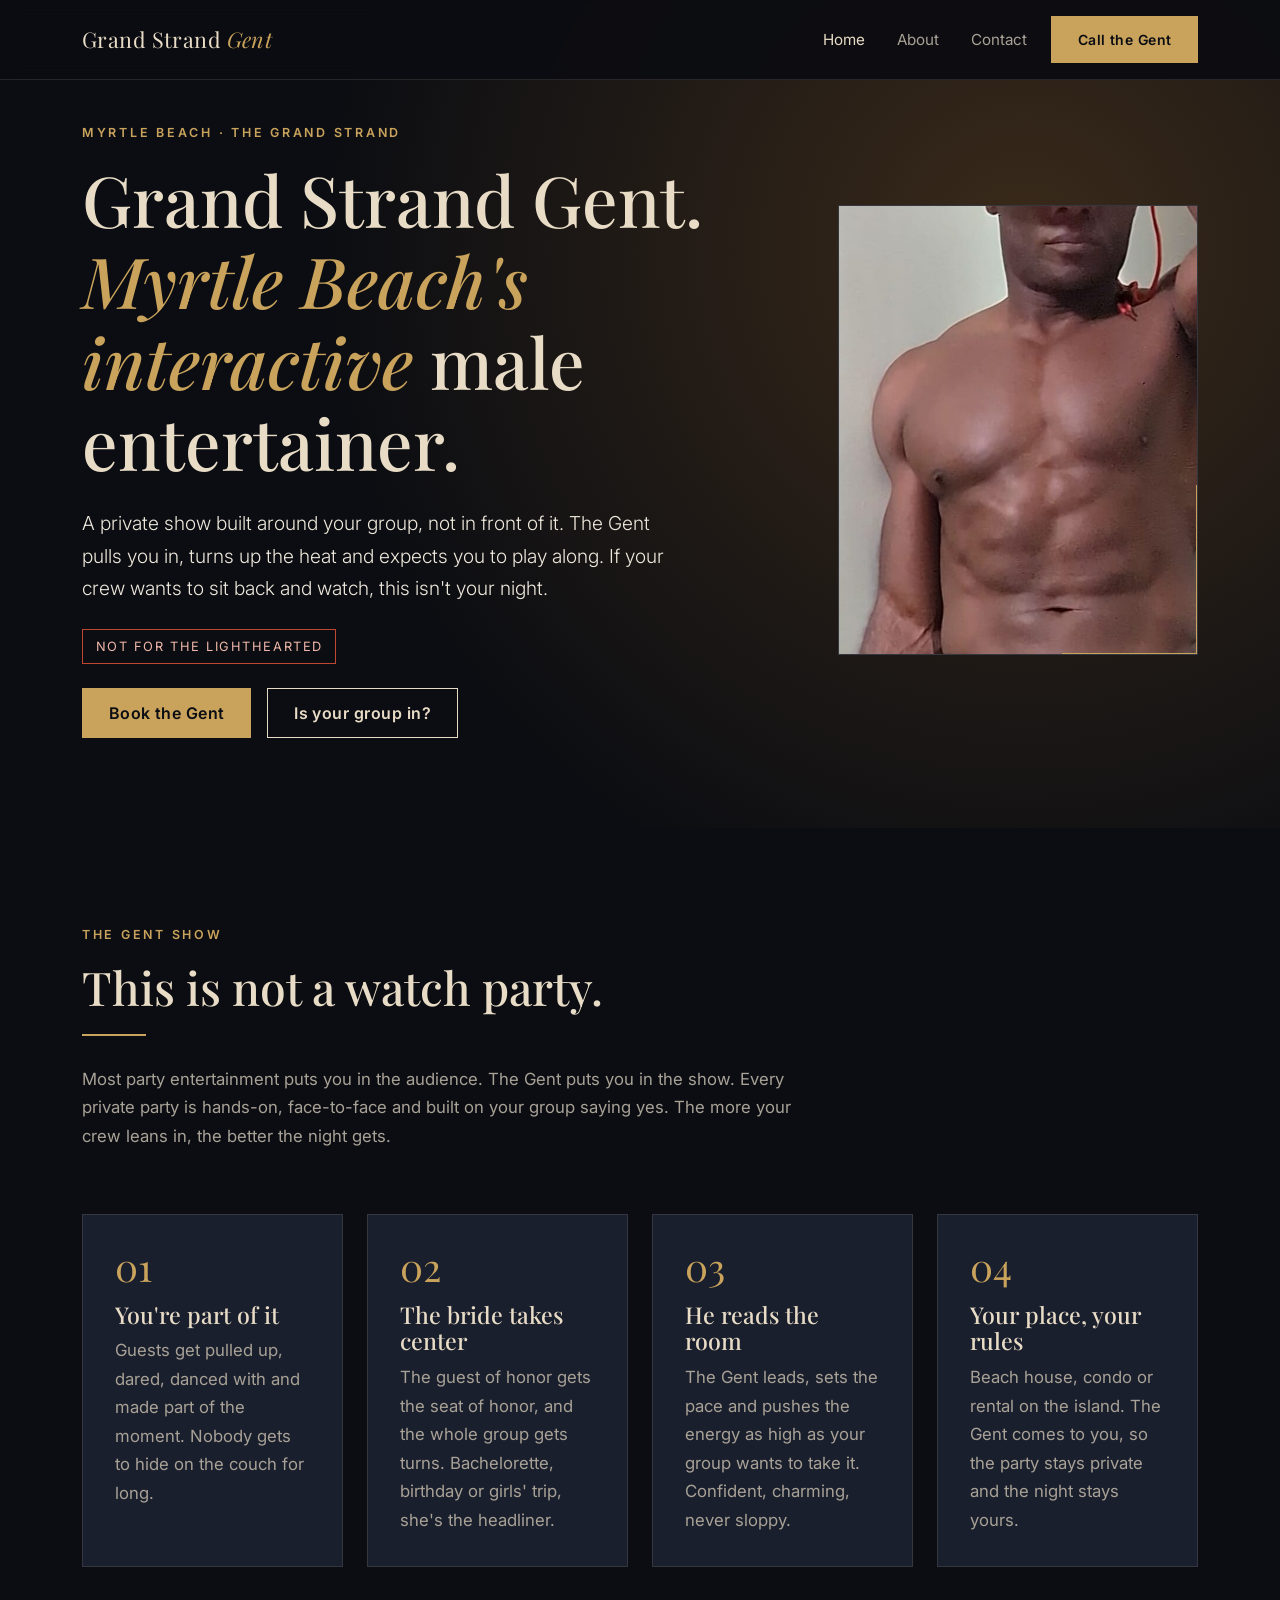
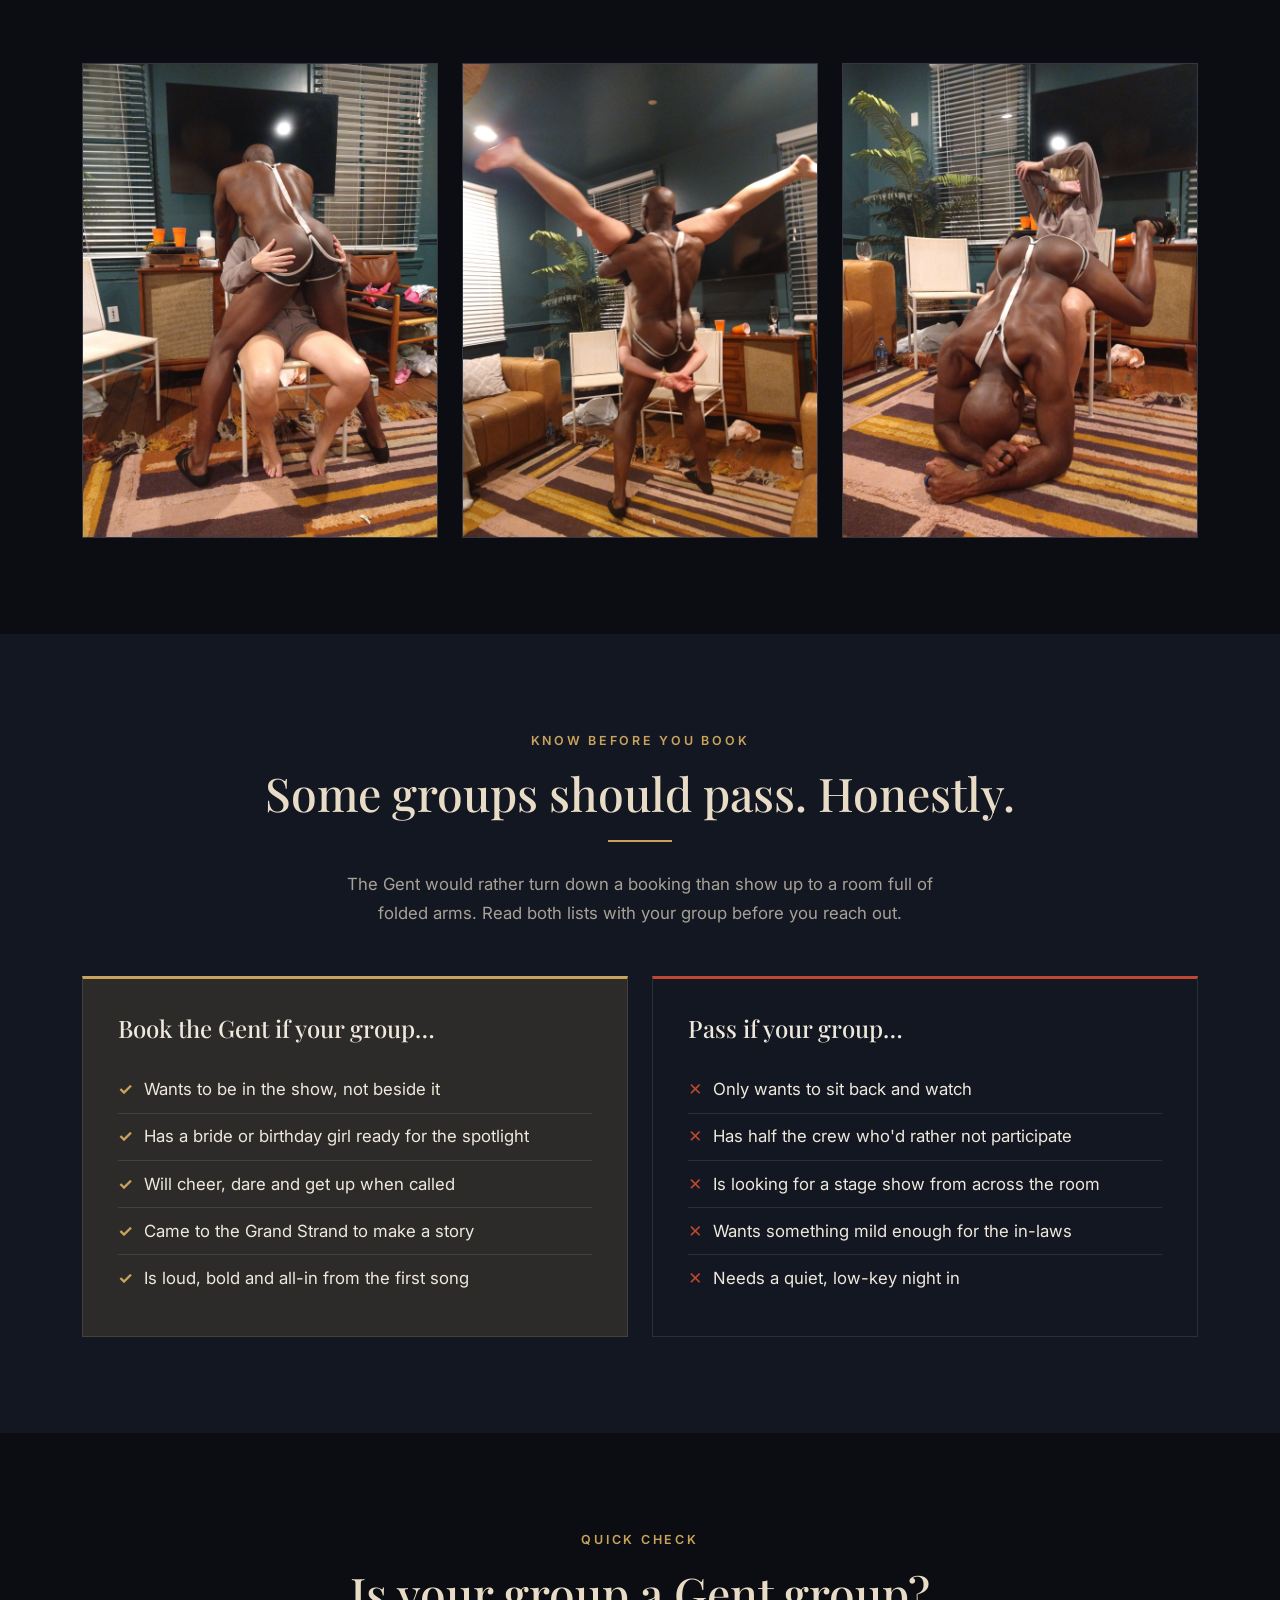
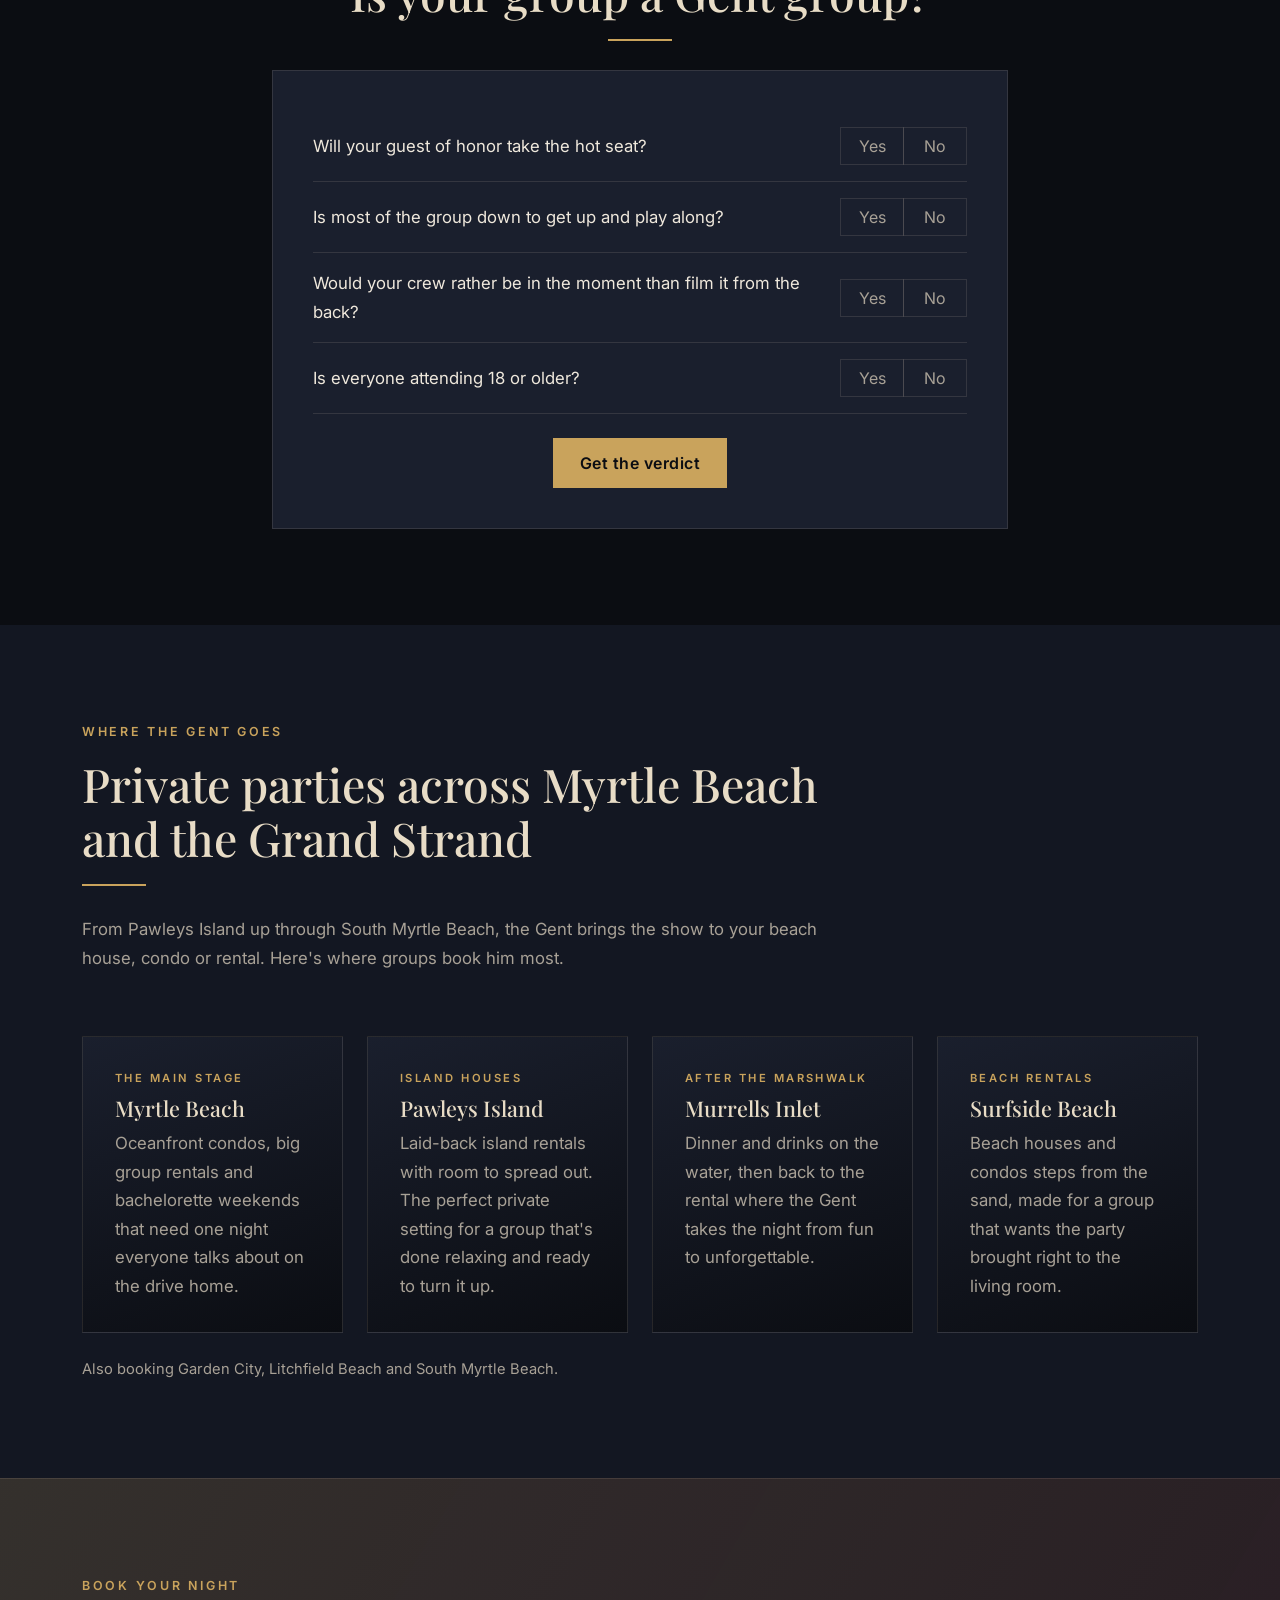
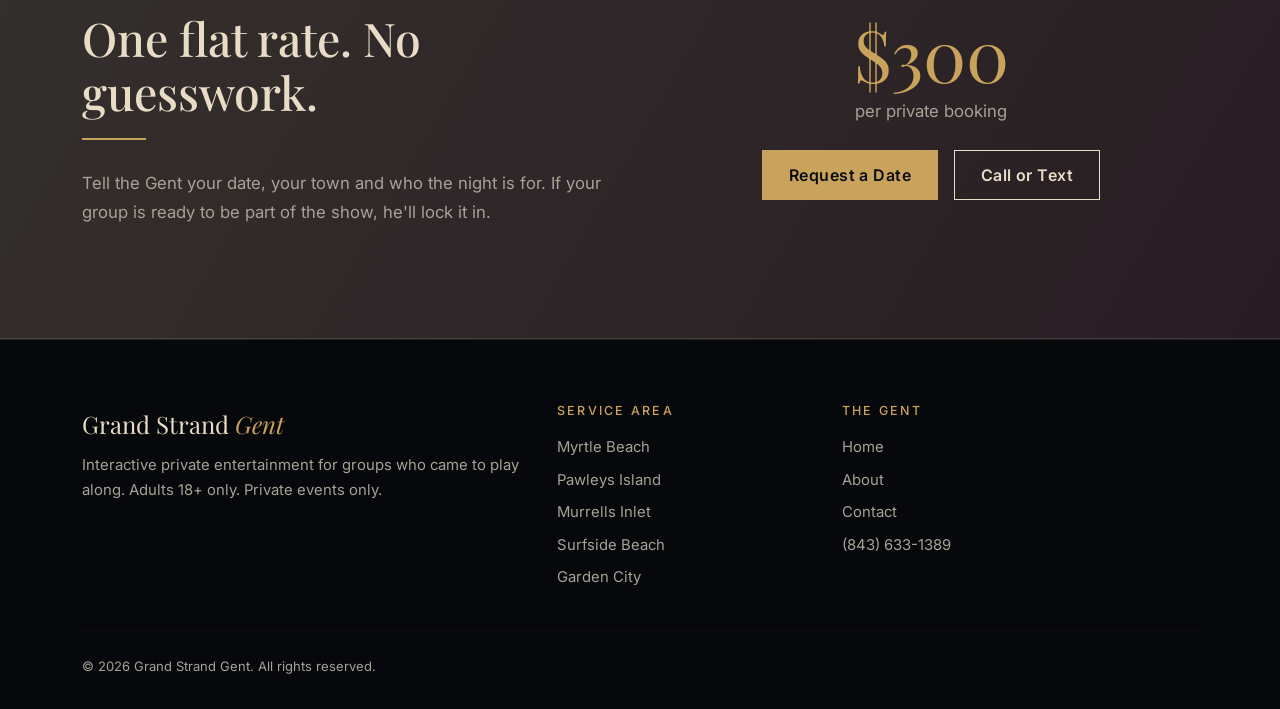
<file: index.html>
<!DOCTYPE html>
<html lang="en">
<head>
  <meta charset="UTF-8">
  <meta name="viewport" content="width=device-width, initial-scale=1">
  <title>Grand Strand Gent | Myrtle Beach Male Entertainer | Male Strippers Myrtle Beach</title>
  <meta name="description" content="Grand Strand Gent is Myrtle Beach's interactive male entertainer for bachelorette and birthday parties across Pawleys Island, Murrells Inlet and Surfside Beach. Built for groups ready to play along.">
  <link rel="canonical" href="https://grandstrandgent.com/">
  <meta name="robots" content="index, follow">

  <meta property="og:type" content="website">
  <meta property="og:site_name" content="Grand Strand Gent">
  <meta property="og:title" content="Grand Strand Gent | Myrtle Beach Male Entertainer">
  <meta property="og:description" content="An interactive private show for Grand Strand groups ready to be part of it. Not a watch party.">
  <meta property="og:url" content="https://grandstrandgent.com/">
  <meta property="og:image" content="https://grandstrandgent.com/images/hero.jpg">

  <link href="https://cdn.jsdelivr.net/npm/bootstrap@5.3.3/dist/css/bootstrap.min.css" rel="stylesheet">
  <link rel="preconnect" href="https://fonts.googleapis.com">
  <link rel="preconnect" href="https://fonts.gstatic.com" crossorigin>
  <link href="https://fonts.googleapis.com/css2?family=Inter:wght@400;500;600;700&family=Playfair+Display:ital,wght@0,500;0,700;1,500;1,700&display=swap" rel="stylesheet">
  <link href="styles.css" rel="stylesheet">

  <script type="application/ld+json">
  {
    "@context": "https://schema.org",
    "@type": "EntertainmentBusiness",
    "name": "Grand Strand Gent",
    "url": "https://grandstrandgent.com/",
    "telephone": "+1-843-633-1389",
    "description": "Interactive private male entertainer for bachelorette and birthday parties across Myrtle Beach and the Grand Strand.",
    "image": "https://grandstrandgent.com/images/hero.jpg",
    "areaServed": [
      { "@type": "City", "name": "Myrtle Beach", "containedInPlace": { "@type": "State", "name": "South Carolina" } },
      { "@type": "City", "name": "Pawleys Island" },
      { "@type": "City", "name": "Murrells Inlet" },
      { "@type": "City", "name": "Surfside Beach" },
      { "@type": "Place", "name": "Garden City" },
      { "@type": "Place", "name": "Grand Strand" }
    ]
  }
  </script>
</head>
<body>

  <!-- Nav -->
  <nav class="navbar navbar-expand-lg navbar-gent fixed-top py-3">
    <div class="container">
      <a class="navbar-brand" href="/">Grand Strand <em>Gent</em></a>
      <button class="navbar-toggler" type="button" data-bs-toggle="collapse" data-bs-target="#mainNav" aria-controls="mainNav" aria-expanded="false" aria-label="Toggle navigation">
        <span class="navbar-toggler-icon"></span>
      </button>
      <div class="collapse navbar-collapse" id="mainNav">
        <ul class="navbar-nav ms-auto align-items-lg-center gap-lg-3">
          <li class="nav-item"><a class="nav-link active" aria-current="page" href="/">Home</a></li>
          <li class="nav-item"><a class="nav-link" href="about.html">About</a></li>
          <li class="nav-item"><a class="nav-link" href="contact.html">Contact</a></li>
          <li class="nav-item mt-2 mt-lg-0"><a class="btn btn-gent btn-sm" href="tel:+18436331389">Call the Gent</a></li>
        </ul>
      </div>
    </div>
  </nav>

  <!-- Hero -->
  <header class="hero">
    <div class="container">
      <div class="row align-items-center g-5">
        <div class="col-lg-7">
          <p class="eyebrow mb-3">Myrtle Beach &middot; The Grand Strand</p>
          <h1 class="mb-4">Grand Strand Gent. <em>Myrtle Beach's interactive</em> male entertainer.</h1>
          <p class="lead mb-4">A private show built around your group, not in front of it. The Gent pulls you in, turns up the heat and expects you to play along. If your crew wants to sit back and watch, this isn't your night.</p>
          <p class="mb-4"><span class="warning-tag">Not for the lighthearted</span></p>
          <div class="d-flex flex-wrap gap-3">
            <a href="contact.html" class="btn btn-gent">Book the Gent</a>
            <a href="#quiz" class="btn btn-gent-outline">Is your group in?</a>
          </div>
        </div>
        <!-- PHOTO 1: hero (portrait, about 1200x1500) -->
        <div class="col-lg-5">
          <figure class="photo-slot photo-hero mb-0" data-label="Hero photo &middot; images/hero.jpg &middot; 4:5">
            <img src="images/hero.jpg" alt="Grand Strand Gent, private male entertainer in Myrtle Beach" width="1200" height="1500" fetchpriority="high" onerror="this.remove()">
          </figure>
        </div>
      </div>
    </div>
  </header>

  <!-- Not a watch party -->
  <section class="section">
    <div class="container">
      <div class="row mb-5">
        <div class="col-lg-8">
          <p class="eyebrow">The Gent Show</p>
          <h2>This is not a watch party.</h2>
          <div class="rule"></div>
          <p class="text-muted-gent">Most party entertainment puts you in the audience. The Gent puts you in the show. Every private party is hands-on, face-to-face and built on your group saying yes. The more your crew leans in, the better the night gets.</p>
        </div>
      </div>
      <div class="row g-4">
        <div class="col-md-6 col-lg-3">
          <div class="card-gent">
            <div class="num mb-3">01</div>
            <h3>You're part of it</h3>
            <p class="text-muted-gent mb-0">Guests get pulled up, dared, danced with and made part of the moment. Nobody gets to hide on the couch for long.</p>
          </div>
        </div>
        <div class="col-md-6 col-lg-3">
          <div class="card-gent">
            <div class="num mb-3">02</div>
            <h3>The bride takes center</h3>
            <p class="text-muted-gent mb-0">The guest of honor gets the seat of honor, and the whole group gets turns. Bachelorette, birthday or girls' trip, she's the headliner.</p>
          </div>
        </div>
        <div class="col-md-6 col-lg-3">
          <div class="card-gent">
            <div class="num mb-3">03</div>
            <h3>He reads the room</h3>
            <p class="text-muted-gent mb-0">The Gent leads, sets the pace and pushes the energy as high as your group wants to take it. Confident, charming, never sloppy.</p>
          </div>
        </div>
        <div class="col-md-6 col-lg-3">
          <div class="card-gent">
            <div class="num mb-3">04</div>
            <h3>Your place, your rules</h3>
            <p class="text-muted-gent mb-0">Beach house, condo or rental on the island. The Gent comes to you, so the party stays private and the night stays yours.</p>
          </div>
        </div>
      </div>
    </div>
  </section>

  <!-- Gallery: PHOTOS 2-4 (portrait, about 900x1200 each) -->
  <section class="section pt-0">
    <div class="container">
      <div class="row g-3 g-md-4">
        <div class="col-4">
          <figure class="photo-slot photo-gallery mb-0" data-label="images/gallery-1.jpg">
            <img src="images/myrtle-beach-gent.jpg" alt="The Gent at a Grand Strand bachelorette party" width="900" height="1200" loading="lazy" onerror="this.remove()">
          </figure>
        </div>
        <div class="col-4">
          <figure class="photo-slot photo-gallery mb-0" data-label="images/gallery-2.jpg">
            <img src="images/garden-city-gent.jpg" alt="Grand Strand Gent private show in Pawleys Island" width="900" height="1200" loading="lazy" onerror="this.remove()">
          </figure>
        </div>
        <div class="col-4">
          <figure class="photo-slot photo-gallery mb-0" data-label="images/gallery-3.jpg">
            <img src="images/grand-strand-gent.jpg" alt="Grand Strand Gent male entertainer in Surfside Beach" width="900" height="1200" loading="lazy" onerror="this.remove()">
          </figure>
        </div>
      </div>
    </div>
  </section>

  <!-- Who it's for -->
  <section class="section section-alt">
    <div class="container">
      <div class="text-center mb-5">
        <p class="eyebrow">Know Before You Book</p>
        <h2>Some groups should pass. Honestly.</h2>
        <div class="rule rule-center"></div>
        <p class="text-muted-gent mx-auto" style="max-width:40rem;">The Gent would rather turn down a booking than show up to a room full of folded arms. Read both lists with your group before you reach out.</p>
      </div>
      <div class="row g-4">
        <div class="col-md-6">
          <div class="fit-col fit-yes">
            <h3 class="h4 mb-4">Book the Gent if your group&hellip;</h3>
            <ul>
              <li>Wants to be in the show, not beside it</li>
              <li>Has a bride or birthday girl ready for the spotlight</li>
              <li>Will cheer, dare and get up when called</li>
              <li>Came to the Grand Strand to make a story</li>
              <li>Is loud, bold and all-in from the first song</li>
            </ul>
          </div>
        </div>
        <div class="col-md-6">
          <div class="fit-col fit-no">
            <h3 class="h4 mb-4">Pass if your group&hellip;</h3>
            <ul>
              <li>Only wants to sit back and watch</li>
              <li>Has half the crew who'd rather not participate</li>
              <li>Is looking for a stage show from across the room</li>
              <li>Wants something mild enough for the in-laws</li>
              <li>Needs a quiet, low-key night in</li>
            </ul>
          </div>
        </div>
      </div>
    </div>
  </section>

  <!-- Quiz -->
  <section class="section" id="quiz">
    <div class="container">
      <div class="row justify-content-center">
        <div class="col-lg-8">
          <div class="text-center mb-4">
            <p class="eyebrow">Quick Check</p>
            <h2>Is your group a Gent group?</h2>
            <div class="rule rule-center"></div>
          </div>
          <div class="quiz-box">
            <form id="gentQuiz">
              <div class="quiz-q">
                <span>Will your guest of honor take the hot seat?</span>
                <div class="btn-group quiz-toggle" role="group" aria-label="Question 1">
                  <input type="radio" class="btn-check" name="q1" id="q1y" value="1"><label class="btn" for="q1y">Yes</label>
                  <input type="radio" class="btn-check" name="q1" id="q1n" value="0"><label class="btn" for="q1n">No</label>
                </div>
              </div>
              <div class="quiz-q">
                <span>Is most of the group down to get up and play along?</span>
                <div class="btn-group quiz-toggle" role="group" aria-label="Question 2">
                  <input type="radio" class="btn-check" name="q2" id="q2y" value="1"><label class="btn" for="q2y">Yes</label>
                  <input type="radio" class="btn-check" name="q2" id="q2n" value="0"><label class="btn" for="q2n">No</label>
                </div>
              </div>
              <div class="quiz-q">
                <span>Would your crew rather be in the moment than film it from the back?</span>
                <div class="btn-group quiz-toggle" role="group" aria-label="Question 3">
                  <input type="radio" class="btn-check" name="q3" id="q3y" value="1"><label class="btn" for="q3y">Yes</label>
                  <input type="radio" class="btn-check" name="q3" id="q3n" value="0"><label class="btn" for="q3n">No</label>
                </div>
              </div>
              <div class="quiz-q">
                <span>Is everyone attending 18 or older?</span>
                <div class="btn-group quiz-toggle" role="group" aria-label="Question 4">
                  <input type="radio" class="btn-check" name="q4" id="q4y" value="1"><label class="btn" for="q4y">Yes</label>
                  <input type="radio" class="btn-check" name="q4" id="q4n" value="0"><label class="btn" for="q4n">No</label>
                </div>
              </div>
              <div class="text-center mt-4">
                <button type="submit" class="btn btn-gent">Get the verdict</button>
              </div>
              <div id="quizResult" role="status" aria-live="polite"></div>
            </form>
          </div>
        </div>
      </div>
    </div>
  </section>

  <!-- Areas -->
  <section class="section section-alt" id="areas">
    <div class="container">
      <div class="row mb-5">
        <div class="col-lg-8">
          <p class="eyebrow">Where the Gent Goes</p>
          <h2>Private parties across Myrtle Beach and the Grand Strand</h2>
          <div class="rule"></div>
          <p class="text-muted-gent">From Pawleys Island up through South Myrtle Beach, the Gent brings the show to your beach house, condo or rental. Here's where groups book him most.</p>
        </div>
      </div>
      <div class="row g-4">
        <div class="col-md-6 col-lg-3">
          <div class="area-card">
            <p class="eyebrow mb-2">The Main Stage</p>
            <h3>Myrtle Beach</h3>
            <p class="text-muted-gent mb-0">Oceanfront condos, big group rentals and bachelorette weekends that need one night everyone talks about on the drive home.</p>
          </div>
        </div>
        <div class="col-md-6 col-lg-3">
          <div class="area-card">
            <p class="eyebrow mb-2">Island Houses</p>
            <h3>Pawleys Island</h3>
            <p class="text-muted-gent mb-0">Laid-back island rentals with room to spread out. The perfect private setting for a group that's done relaxing and ready to turn it up.</p>
          </div>
        </div>
        <div class="col-md-6 col-lg-3">
          <div class="area-card">
            <p class="eyebrow mb-2">After the MarshWalk</p>
            <h3>Murrells Inlet</h3>
            <p class="text-muted-gent mb-0">Dinner and drinks on the water, then back to the rental where the Gent takes the night from fun to unforgettable.</p>
          </div>
        </div>
        <div class="col-md-6 col-lg-3">
          <div class="area-card">
            <p class="eyebrow mb-2">Beach Rentals</p>
            <h3>Surfside Beach</h3>
            <p class="text-muted-gent mb-0">Beach houses and condos steps from the sand, made for a group that wants the party brought right to the living room.</p>
          </div>
        </div>
      </div>
      <p class="text-muted-gent mt-4 mb-0 small">Also booking Garden City, Litchfield Beach and South Myrtle Beach.</p>
    </div>
  </section>

  <!-- Booking -->
  <section class="section booking-band">
    <div class="container">
      <div class="row align-items-center g-5">
        <div class="col-lg-6">
          <p class="eyebrow">Book Your Night</p>
          <h2>One flat rate. No guesswork.</h2>
          <div class="rule"></div>
          <p class="text-muted-gent">Tell the Gent your date, your town and who the night is for. If your group is ready to be part of the show, he'll lock it in.</p>
        </div>
        <div class="col-lg-6 text-lg-center">
          <div class="price-tag mb-2">$300</div>
          <p class="text-muted-gent mb-4">per private booking</p>
          <div class="d-flex flex-wrap gap-3 justify-content-lg-center">
            <a href="contact.html" class="btn btn-gent">Request a Date</a>
            <a href="tel:+18436331389" class="btn btn-gent-outline">Call or Text</a>
          </div>
        </div>
      </div>
    </div>
  </section>

  <!-- Footer -->
  <footer class="footer-gent">
    <div class="container">
      <div class="row g-4">
        <div class="col-lg-5">
          <div class="brand mb-2">Grand Strand <em>Gent</em></div>
          <p class="mb-0">Interactive private entertainment for groups who came to play along. Adults 18+ only. Private events only.</p>
        </div>
        <div class="col-6 col-lg-3">
          <h4>Service Area</h4>
          <ul>
            <li>Myrtle Beach</li>
            <li>Pawleys Island</li>
            <li>Murrells Inlet</li>
            <li>Surfside Beach</li>
            <li>Garden City</li>
          </ul>
        </div>
        <div class="col-6 col-lg-4">
          <h4>The Gent</h4>
          <ul>
            <li><a href="/">Home</a></li>
            <li><a href="about.html">About</a></li>
            <li><a href="contact.html">Contact</a></li>
            <li><a href="tel:+18436331389">(843) 633-1389</a></li>
          </ul>
        </div>
      </div>
      <hr style="border-color: var(--line);" class="my-4">
      <p class="small mb-0">&copy; <span id="year"></span> Grand Strand Gent. All rights reserved.</p>
    </div>
  </footer>

  <script src="https://cdn.jsdelivr.net/npm/bootstrap@5.3.3/dist/js/bootstrap.bundle.min.js"></script>
  <script>
    document.getElementById('year').textContent = new Date().getFullYear();

    document.getElementById('gentQuiz').addEventListener('submit', function (e) {
      e.preventDefault();
      var result = document.getElementById('quizResult');
      var answered = 0, score = 0;
      ['q1', 'q2', 'q3', 'q4'].forEach(function (q) {
        var picked = document.querySelector('input[name="' + q + '"]:checked');
        if (picked) { answered++; score += parseInt(picked.value, 10); }
      });
      result.style.display = 'block';
      result.classList.remove('pass');

      if (answered < 4) {
        result.innerHTML = '<strong>Answer all four first.</strong> The Gent needs the full picture.';
        return;
      }
      var adults = document.getElementById('q4y').checked;
      if (!adults) {
        result.classList.add('pass');
        result.innerHTML = '<strong>Hard pass.</strong> Every guest has to be 18 or older. No exceptions.';
      } else if (score === 4) {
        result.innerHTML = '<strong>You\'re a Gent group.</strong> Your crew is exactly who this show was built for. <a href="contact.html">Request your date &rarr;</a>';
      } else if (score === 3) {
        result.innerHTML = '<strong>Almost there.</strong> Talk to the group first. If everyone\'s truly in, <a href="contact.html">reach out</a>.';
      } else {
        result.classList.add('pass');
        result.innerHTML = '<strong>Honest answer: pass.</strong> This show only works when the whole group plays along. Save the Gent for a bolder crew.';
      }
    });
  </script>
</body>
</html>
</file>
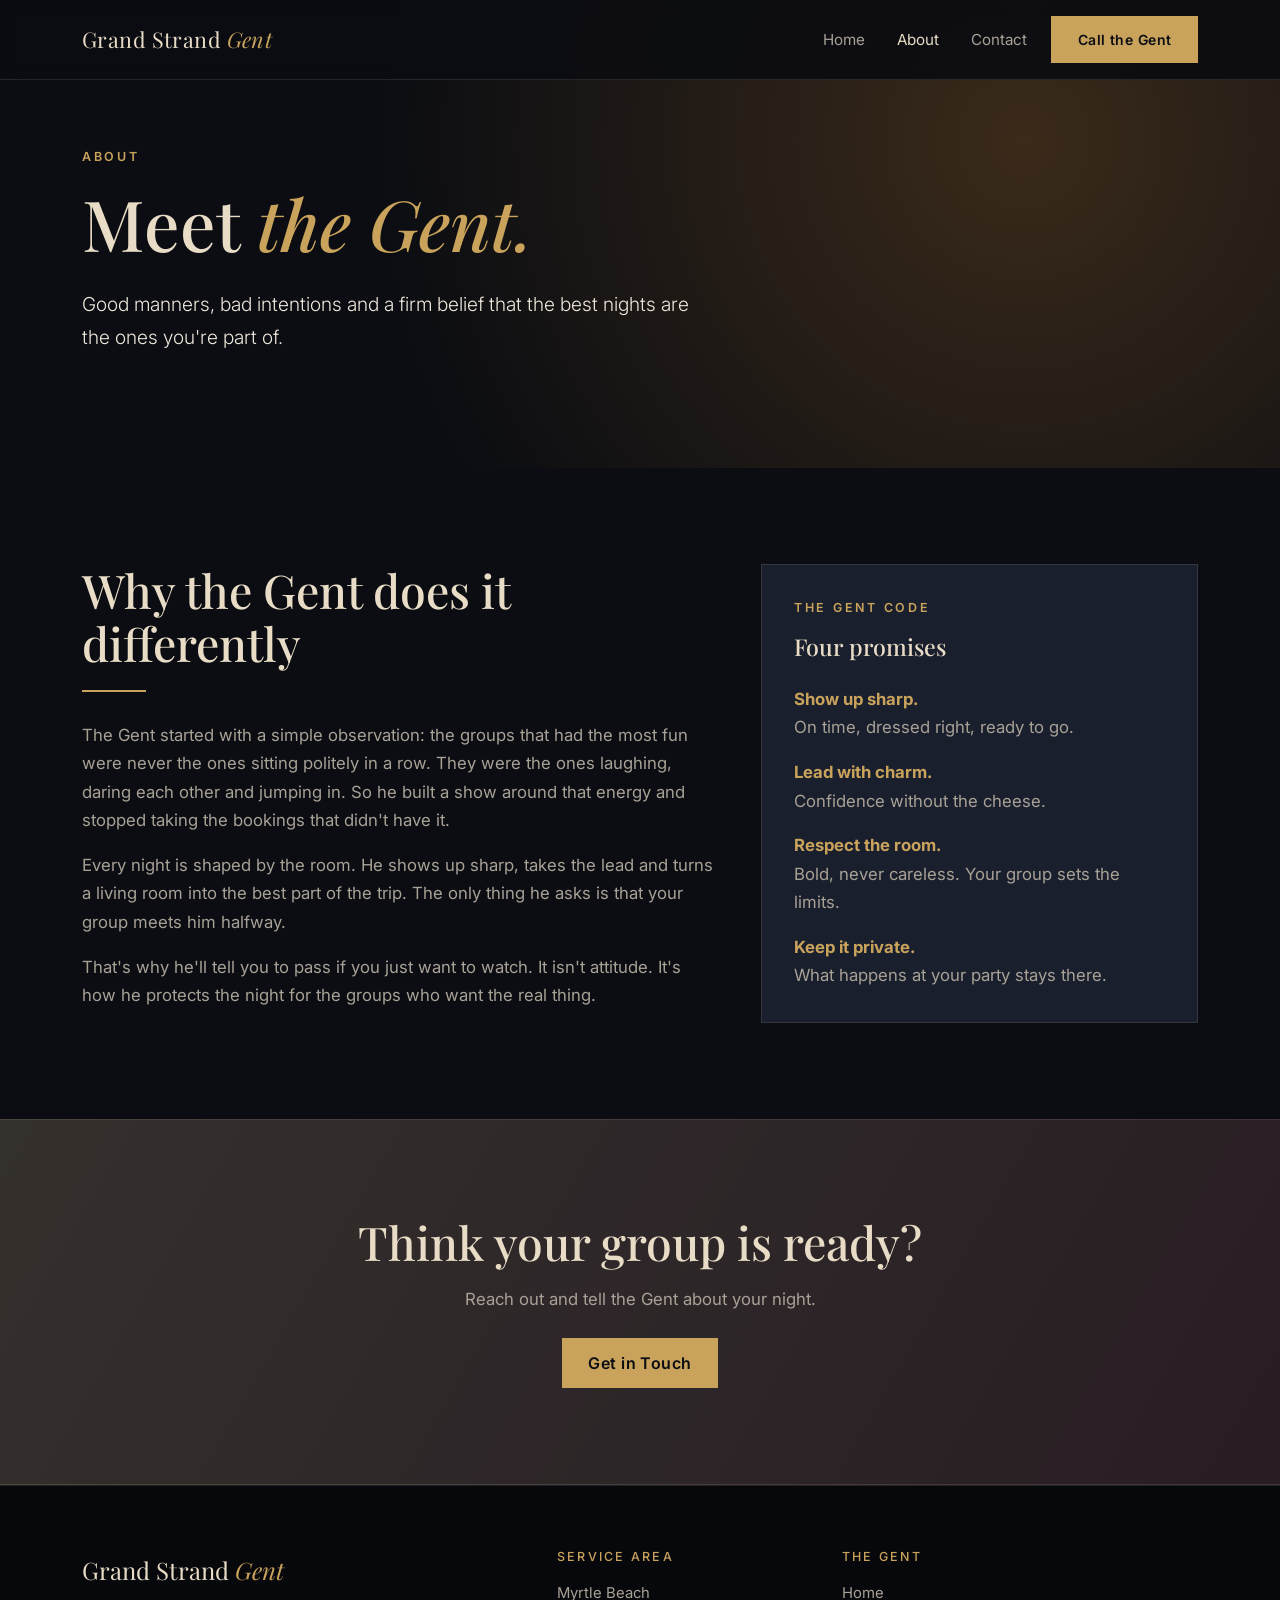
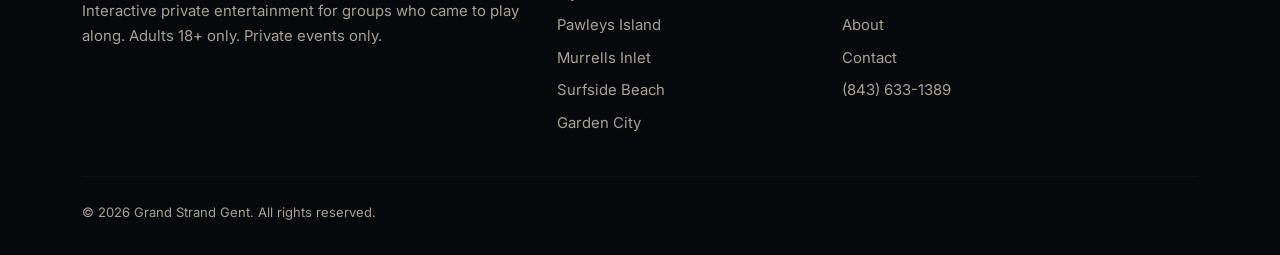
<file: about.html>
<!DOCTYPE html>
<html lang="en">
<head>
  <meta charset="UTF-8">
  <meta name="viewport" content="width=device-width, initial-scale=1">
  <title>About | Grand Strand Gent</title>
  <!-- Kept out of the index on purpose; links still pass through -->
  <meta name="robots" content="noindex, follow">
  <meta name="description" content="The story behind the Gent.">

  <link href="https://cdn.jsdelivr.net/npm/bootstrap@5.3.3/dist/css/bootstrap.min.css" rel="stylesheet">
  <link rel="preconnect" href="https://fonts.googleapis.com">
  <link rel="preconnect" href="https://fonts.gstatic.com" crossorigin>
  <link href="https://fonts.googleapis.com/css2?family=Inter:wght@400;500;600;700&family=Playfair+Display:ital,wght@0,500;0,700;1,500;1,700&display=swap" rel="stylesheet">
  <link href="styles.css" rel="stylesheet">
</head>
<body>

  <nav class="navbar navbar-expand-lg navbar-gent fixed-top py-3">
    <div class="container">
      <a class="navbar-brand" href="/">Grand Strand <em>Gent</em></a>
      <button class="navbar-toggler" type="button" data-bs-toggle="collapse" data-bs-target="#mainNav" aria-controls="mainNav" aria-expanded="false" aria-label="Toggle navigation">
        <span class="navbar-toggler-icon"></span>
      </button>
      <div class="collapse navbar-collapse" id="mainNav">
        <ul class="navbar-nav ms-auto align-items-lg-center gap-lg-3">
          <li class="nav-item"><a class="nav-link" href="/">Home</a></li>
          <li class="nav-item"><a class="nav-link active" aria-current="page" href="about.html">About</a></li>
          <li class="nav-item"><a class="nav-link" href="contact.html">Contact</a></li>
          <li class="nav-item mt-2 mt-lg-0"><a class="btn btn-gent btn-sm" href="tel:+18436331389">Call the Gent</a></li>
        </ul>
      </div>
    </div>
  </nav>

  <header class="hero hero-page">
    <div class="container">
      <div class="row">
        <div class="col-lg-8">
          <p class="eyebrow mb-3">About</p>
          <h1 class="mb-4">Meet <em>the Gent.</em></h1>
          <p class="lead mb-0">Good manners, bad intentions and a firm belief that the best nights are the ones you're part of.</p>
        </div>
      </div>
    </div>
  </header>

  <section class="section">
    <div class="container">
      <div class="row g-5">
        <div class="col-lg-7">
          <h2>Why the Gent does it differently</h2>
          <div class="rule"></div>
          <p class="text-muted-gent">The Gent started with a simple observation: the groups that had the most fun were never the ones sitting politely in a row. They were the ones laughing, daring each other and jumping in. So he built a show around that energy and stopped taking the bookings that didn't have it.</p>
          <p class="text-muted-gent">Every night is shaped by the room. He shows up sharp, takes the lead and turns a living room into the best part of the trip. The only thing he asks is that your group meets him halfway.</p>
          <p class="text-muted-gent mb-0">That's why he'll tell you to pass if you just want to watch. It isn't attitude. It's how he protects the night for the groups who want the real thing.</p>
        </div>
        <div class="col-lg-5">
          <div class="card-gent">
            <p class="eyebrow">The Gent Code</p>
            <h3 class="mb-4">Four promises</h3>
            <p class="mb-3"><strong class="text-brass">Show up sharp.</strong><br><span class="text-muted-gent">On time, dressed right, ready to go.</span></p>
            <p class="mb-3"><strong class="text-brass">Lead with charm.</strong><br><span class="text-muted-gent">Confidence without the cheese.</span></p>
            <p class="mb-3"><strong class="text-brass">Respect the room.</strong><br><span class="text-muted-gent">Bold, never careless. Your group sets the limits.</span></p>
            <p class="mb-0"><strong class="text-brass">Keep it private.</strong><br><span class="text-muted-gent">What happens at your party stays there.</span></p>
          </div>
        </div>
      </div>
    </div>
  </section>

  <section class="section booking-band">
    <div class="container text-center">
      <h2 class="mb-3">Think your group is ready?</h2>
      <p class="text-muted-gent mb-4">Reach out and tell the Gent about your night.</p>
      <a href="contact.html" class="btn btn-gent">Get in Touch</a>
    </div>
  </section>

  <footer class="footer-gent">
    <div class="container">
      <div class="row g-4">
        <div class="col-lg-5">
          <div class="brand mb-2">Grand Strand <em>Gent</em></div>
          <p class="mb-0">Interactive private entertainment for groups who came to play along. Adults 18+ only. Private events only.</p>
        </div>
        <div class="col-6 col-lg-3">
          <h4>Service Area</h4>
          <ul>
            <li>Myrtle Beach</li>
            <li>Pawleys Island</li>
            <li>Murrells Inlet</li>
            <li>Surfside Beach</li>
            <li>Garden City</li>
          </ul>
        </div>
        <div class="col-6 col-lg-4">
          <h4>The Gent</h4>
          <ul>
            <li><a href="/">Home</a></li>
            <li><a href="about.html">About</a></li>
            <li><a href="contact.html">Contact</a></li>
            <li><a href="tel:+18436331389">(843) 633-1389</a></li>
          </ul>
        </div>
      </div>
      <hr style="border-color: var(--line);" class="my-4">
      <p class="small mb-0">&copy; <span id="year"></span> Grand Strand Gent. All rights reserved.</p>
    </div>
  </footer>

  <script src="https://cdn.jsdelivr.net/npm/bootstrap@5.3.3/dist/js/bootstrap.bundle.min.js"></script>
  <script>document.getElementById('year').textContent = new Date().getFullYear();</script>
</body>
</html>
</file>
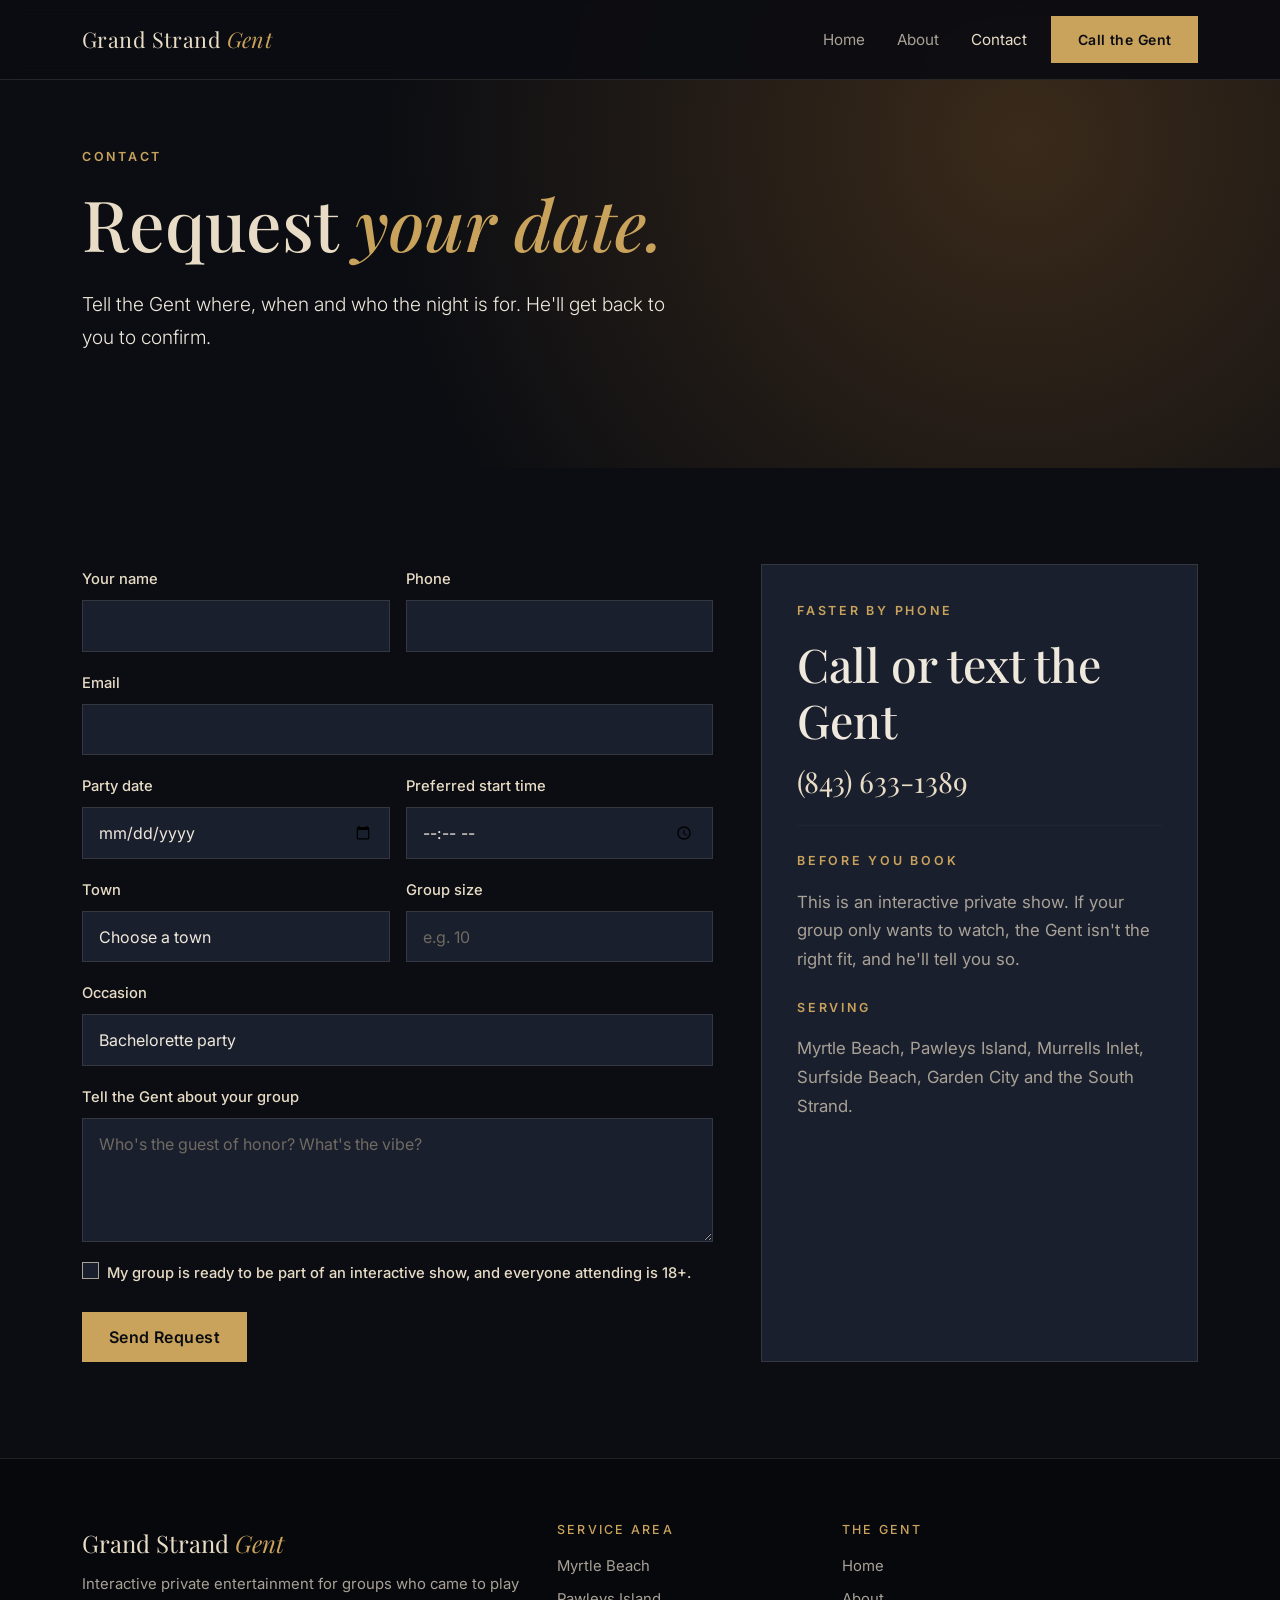
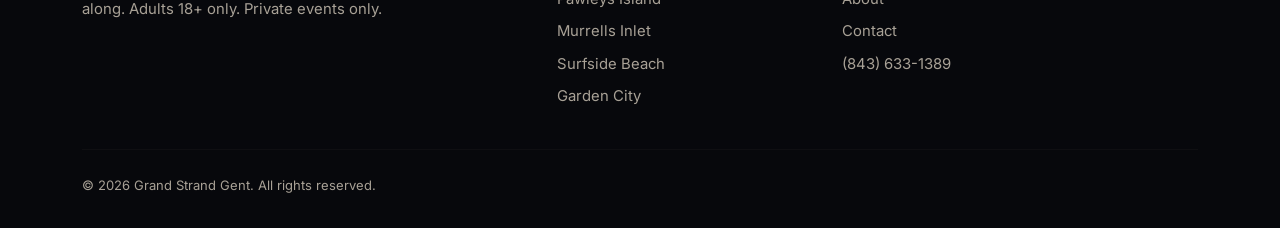
<file: contact.html>
<!DOCTYPE html>
<html lang="en">
<head>
  <meta charset="UTF-8">
  <meta name="viewport" content="width=device-width, initial-scale=1">
  <title>Contact | Grand Strand Gent</title>
  <meta name="description" content="Request a date with Grand Strand Gent for your private party in Myrtle Beach, Pawleys Island, Murrells Inlet or Surfside Beach.">
  <link rel="canonical" href="https://grandstrandgent.com/contact.html">
  <meta name="robots" content="index, follow">

  <link href="https://cdn.jsdelivr.net/npm/bootstrap@5.3.3/dist/css/bootstrap.min.css" rel="stylesheet">
  <link rel="preconnect" href="https://fonts.googleapis.com">
  <link rel="preconnect" href="https://fonts.gstatic.com" crossorigin>
  <link href="https://fonts.googleapis.com/css2?family=Inter:wght@400;500;600;700&family=Playfair+Display:ital,wght@0,500;0,700;1,500;1,700&display=swap" rel="stylesheet">
  <link href="styles.css" rel="stylesheet">
</head>
<body>

  <nav class="navbar navbar-expand-lg navbar-gent fixed-top py-3">
    <div class="container">
      <a class="navbar-brand" href="/">Grand Strand <em>Gent</em></a>
      <button class="navbar-toggler" type="button" data-bs-toggle="collapse" data-bs-target="#mainNav" aria-controls="mainNav" aria-expanded="false" aria-label="Toggle navigation">
        <span class="navbar-toggler-icon"></span>
      </button>
      <div class="collapse navbar-collapse" id="mainNav">
        <ul class="navbar-nav ms-auto align-items-lg-center gap-lg-3">
          <li class="nav-item"><a class="nav-link" href="/">Home</a></li>
          <li class="nav-item"><a class="nav-link" href="about.html">About</a></li>
          <li class="nav-item"><a class="nav-link active" aria-current="page" href="contact.html">Contact</a></li>
          <li class="nav-item mt-2 mt-lg-0"><a class="btn btn-gent btn-sm" href="tel:+18436331389">Call the Gent</a></li>
        </ul>
      </div>
    </div>
  </nav>

  <header class="hero hero-page">
    <div class="container">
      <div class="row">
        <div class="col-lg-8">
          <p class="eyebrow mb-3">Contact</p>
          <h1 class="mb-4">Request <em>your date.</em></h1>
          <p class="lead mb-0">Tell the Gent where, when and who the night is for. He'll get back to you to confirm.</p>
        </div>
      </div>
    </div>
  </header>

  <section class="section">
    <div class="container">
      <div id="sentAlert" class="alert mb-5" role="status" style="display:none; background: var(--brass-soft); border: 1px solid var(--brass); color: var(--sand); border-radius: 0;">
        <strong>Request received.</strong> The Gent will be in touch soon to confirm your night.
      </div>

      <div class="row g-5">
        <div class="col-lg-7">
          <!--
            FormSubmit: after the first test submission, FormSubmit emails an activation link
            plus a random alias. Replace the email below with that alias
            (https://formsubmit.co/your-random-string) so the address is hidden from the page source.
          -->
          <form class="form-gent" action="https://formsubmit.co/seeoverur@gmail.com" method="POST">
            <input type="hidden" name="_subject" value="New Grand Strand Gent booking request">
            <input type="hidden" name="_template" value="table">
            <input type="hidden" name="_next" value="https://grandstrandgent.com/contact.html?sent=1">
            <input type="text" name="_honey" style="display:none" tabindex="-1" autocomplete="off">

            <div class="row g-3">
              <div class="col-md-6">
                <label for="name" class="form-label">Your name</label>
                <input type="text" class="form-control" id="name" name="Name" required>
              </div>
              <div class="col-md-6">
                <label for="phone" class="form-label">Phone</label>
                <input type="tel" class="form-control" id="phone" name="Phone" required>
              </div>
              <div class="col-12">
                <label for="email" class="form-label">Email</label>
                <input type="email" class="form-control" id="email" name="email" required>
              </div>
              <div class="col-md-6">
                <label for="date" class="form-label">Party date</label>
                <input type="date" class="form-control" id="date" name="Party Date" required>
              </div>
              <div class="col-md-6">
                <label for="time" class="form-label">Preferred start time</label>
                <input type="time" class="form-control" id="time" name="Start Time">
              </div>
              <div class="col-md-6">
                <label for="town" class="form-label">Town</label>
                <select class="form-select" id="town" name="Town" required>
                  <option value="" selected disabled>Choose a town</option>
                  <option>Myrtle Beach</option>
                  <option>South Myrtle Beach</option>
                  <option>Surfside Beach</option>
                  <option>Garden City</option>
                  <option>Murrells Inlet</option>
                  <option>Litchfield Beach</option>
                  <option>Pawleys Island</option>
                  <option>Other Grand Strand</option>
                </select>
              </div>
              <div class="col-md-6">
                <label for="size" class="form-label">Group size</label>
                <input type="number" class="form-control" id="size" name="Group Size" min="1" placeholder="e.g. 10">
              </div>
              <div class="col-12">
                <label for="occasion" class="form-label">Occasion</label>
                <select class="form-select" id="occasion" name="Occasion">
                  <option>Bachelorette party</option>
                  <option>Birthday</option>
                  <option>Girls' trip</option>
                  <option>Divorce party</option>
                  <option>Other</option>
                </select>
              </div>
              <div class="col-12">
                <label for="message" class="form-label">Tell the Gent about your group</label>
                <textarea class="form-control" id="message" name="Message" rows="4" placeholder="Who's the guest of honor? What's the vibe?"></textarea>
              </div>
              <div class="col-12">
                <div class="form-check">
                  <input class="form-check-input" type="checkbox" id="ready" name="Group Ready To Participate" value="Yes" required>
                  <label class="form-check-label" for="ready">My group is ready to be part of an interactive show, and everyone attending is 18+.</label>
                </div>
              </div>
              <div class="col-12 mt-4">
                <button type="submit" class="btn btn-gent">Send Request</button>
              </div>
            </div>
          </form>
        </div>

        <div class="col-lg-5">
          <div class="contact-side">
            <p class="eyebrow">Faster by Phone</p>
            <h2 class="h3 mb-3">Call or text the Gent</h2>
            <p class="mb-4"><a href="tel:+18436331389" class="display-font" style="font-size:1.8rem; text-decoration:none;">(843) 633-1389</a></p>
            <hr style="border-color: var(--line);">
            <p class="eyebrow mt-4">Before You Book</p>
            <p class="text-muted-gent">This is an interactive private show. If your group only wants to watch, the Gent isn't the right fit, and he'll tell you so.</p>
            <p class="eyebrow mt-4">Serving</p>
            <p class="text-muted-gent mb-0">Myrtle Beach, Pawleys Island, Murrells Inlet, Surfside Beach, Garden City and the South Strand.</p>
          </div>
        </div>
      </div>
    </div>
  </section>

  <footer class="footer-gent">
    <div class="container">
      <div class="row g-4">
        <div class="col-lg-5">
          <div class="brand mb-2">Grand Strand <em>Gent</em></div>
          <p class="mb-0">Interactive private entertainment for groups who came to play along. Adults 18+ only. Private events only.</p>
        </div>
        <div class="col-6 col-lg-3">
          <h4>Service Area</h4>
          <ul>
            <li>Myrtle Beach</li>
            <li>Pawleys Island</li>
            <li>Murrells Inlet</li>
            <li>Surfside Beach</li>
            <li>Garden City</li>
          </ul>
        </div>
        <div class="col-6 col-lg-4">
          <h4>The Gent</h4>
          <ul>
            <li><a href="/">Home</a></li>
            <li><a href="about.html">About</a></li>
            <li><a href="contact.html">Contact</a></li>
            <li><a href="tel:+18436331389">(843) 633-1389</a></li>
          </ul>
        </div>
      </div>
      <hr style="border-color: var(--line);" class="my-4">
      <p class="small mb-0">&copy; <span id="year"></span> Grand Strand Gent. All rights reserved.</p>
    </div>
  </footer>

  <script src="https://cdn.jsdelivr.net/npm/bootstrap@5.3.3/dist/js/bootstrap.bundle.min.js"></script>
  <script>
    document.getElementById('year').textContent = new Date().getFullYear();
    if (new URLSearchParams(window.location.search).get('sent') === '1') {
      document.getElementById('sentAlert').style.display = 'block';
    }
  </script>
</body>
</html>
</file>
<file: styles.css>
/* Grand Strand Gent — shared styles */
:root {
  --ink: #0b0d12;
  --night: #131722;
  --night-2: #1a1f2d;
  --sand: #e8dcc6;
  --brass: #c9a35c;
  --brass-soft: rgba(201, 163, 92, 0.14);
  --ember: #c0472f;
  --text: #efe8dc;
  --muted: #a8a196;
  --line: rgba(232, 220, 198, 0.12);
}

html { scroll-behavior: smooth; }

body {
  background: var(--ink);
  color: var(--text);
  font-family: "Inter", system-ui, -apple-system, sans-serif;
  font-size: 1.05rem;
  line-height: 1.7;
}

h1, h2, h3, .display-font {
  font-family: "Playfair Display", Georgia, serif;
  color: var(--sand);
  line-height: 1.15;
}

a { color: var(--brass); }
a:hover { color: var(--sand); }

.text-muted-gent { color: var(--muted) !important; }
.text-brass { color: var(--brass) !important; }

/* ---------- Nav ---------- */
.navbar-gent {
  background: rgba(11, 13, 18, 0.92);
  backdrop-filter: blur(8px);
  border-bottom: 1px solid var(--line);
}
.navbar-gent .navbar-brand {
  font-family: "Playfair Display", Georgia, serif;
  color: var(--sand);
  font-size: 1.35rem;
  letter-spacing: 0.02em;
}
.navbar-gent .navbar-brand em { color: var(--brass); font-style: italic; }
.navbar-gent .nav-link { color: var(--muted); font-size: 0.95rem; }
.navbar-gent .nav-link:hover,
.navbar-gent .nav-link.active { color: var(--sand); }
.navbar-gent .navbar-toggler { border-color: var(--line); }
.navbar-gent .navbar-toggler-icon { filter: invert(1); }

/* ---------- Buttons ---------- */
.btn-gent {
  background: var(--brass);
  color: var(--ink);
  border: 1px solid var(--brass);
  font-weight: 600;
  letter-spacing: 0.03em;
  padding: 0.75rem 1.6rem;
  border-radius: 0;
}
.btn-gent:hover { background: var(--sand); border-color: var(--sand); color: var(--ink); }

.btn-gent-outline {
  background: transparent;
  color: var(--sand);
  border: 1px solid var(--sand);
  font-weight: 600;
  letter-spacing: 0.03em;
  padding: 0.75rem 1.6rem;
  border-radius: 0;
}
.btn-gent-outline:hover { background: var(--sand); color: var(--ink); }

/* ---------- Hero ---------- */
.hero {
  position: relative;
  min-height: 92vh;
  display: flex;
  align-items: center;
  background: radial-gradient(circle at 80% 30%, #3a2a1a 0%, var(--ink) 60%);
  padding: 7rem 0 5rem;
}
.hero-page { min-height: 52vh; }

/* ---------- Photo slots ---------- */
/* Each slot shows a labeled placeholder until its image file exists */
.photo-slot {
  position: relative;
  overflow: hidden;
  background: var(--night-2);
  border: 1px solid var(--line);
}
.photo-slot::before {
  content: attr(data-label);
  position: absolute;
  inset: 0;
  display: flex;
  align-items: center;
  justify-content: center;
  text-align: center;
  padding: 1rem;
  color: var(--muted);
  font-size: 0.8rem;
  letter-spacing: 0.08em;
  border: 1px dashed rgba(201, 163, 92, 0.35);
  margin: 10px;
}
.photo-slot img {
  position: absolute;
  inset: 0;
  width: 100%;
  height: 100%;
  object-fit: cover;
  display: block;
  z-index: 1;
}
.photo-hero {
  aspect-ratio: 4 / 5;
  max-width: 360px;       /* adjust this number to resize the hero photo */
  margin-left: auto;
}
@media (max-width: 991.98px) {
  .photo-hero { max-width: 300px; margin: 0 auto; }
}
.photo-hero::after {
  content: "";
  position: absolute;
  inset: auto -1px -1px auto;
  width: 38%;
  height: 38%;
  border-right: 2px solid var(--brass);
  border-bottom: 2px solid var(--brass);
  z-index: 2;
  pointer-events: none;
}
.photo-gallery { aspect-ratio: 3 / 4; }
.photo-gallery img { transition: transform .5s ease; }
.photo-gallery:hover img { transform: scale(1.04); }

.eyebrow {
  text-transform: uppercase;
  letter-spacing: 0.22em;
  font-size: 0.78rem;
  color: var(--brass);
  font-weight: 600;
}

.hero h1 { font-size: clamp(2.4rem, 6vw, 4.4rem); }
.hero h1 em { color: var(--brass); }
.hero .lead { color: var(--text); max-width: 38rem; font-size: 1.2rem; }

.warning-tag {
  display: inline-block;
  border: 1px solid var(--ember);
  color: #f0b8a9;
  font-size: 0.8rem;
  letter-spacing: 0.12em;
  text-transform: uppercase;
  padding: 0.35rem 0.8rem;
}

/* ---------- Sections ---------- */
.section { padding: 6rem 0; }
.section-alt { background: var(--night); }
.section h2 { font-size: clamp(2rem, 4vw, 2.9rem); }

.rule {
  width: 64px;
  height: 2px;
  background: var(--brass);
  margin: 1.2rem 0 1.8rem;
}
.rule-center { margin-left: auto; margin-right: auto; }

.card-gent {
  background: var(--night-2);
  border: 1px solid var(--line);
  border-radius: 0;
  padding: 2rem;
  height: 100%;
  transition: transform .25s ease, border-color .25s ease;
}
.card-gent:hover { transform: translateY(-4px); border-color: var(--brass); }
.card-gent h3 { font-size: 1.45rem; }
.card-gent .num {
  font-family: "Playfair Display", serif;
  color: var(--brass);
  font-size: 2.4rem;
  line-height: 1;
}

/* For / Pass columns */
.fit-col { border: 1px solid var(--line); padding: 2.2rem; height: 100%; }
.fit-yes { border-top: 3px solid var(--brass); background: var(--brass-soft); }
.fit-no { border-top: 3px solid var(--ember); }
.fit-col ul { list-style: none; padding-left: 0; margin: 0; }
.fit-col li { padding: 0.55rem 0; border-bottom: 1px solid var(--line); }
.fit-col li:last-child { border-bottom: 0; }
.fit-yes li::before { content: "✓"; color: var(--brass); margin-right: .7rem; font-weight: 700; }
.fit-no li::before { content: "✕"; color: var(--ember); margin-right: .7rem; font-weight: 700; }

/* Quiz */
.quiz-box {
  background: var(--night-2);
  border: 1px solid var(--line);
  padding: 2.5rem;
}
.quiz-q {
  display: flex;
  justify-content: space-between;
  align-items: center;
  gap: 1rem;
  padding: 1rem 0;
  border-bottom: 1px solid var(--line);
}
.quiz-q:last-of-type { border-bottom: 0; }
.quiz-toggle .btn {
  border-radius: 0;
  border: 1px solid var(--line);
  color: var(--muted);
  min-width: 64px;
}
.quiz-toggle .btn-check:checked + .btn { background: var(--brass); color: var(--ink); border-color: var(--brass); }
#quizResult {
  display: none;
  margin-top: 1.5rem;
  padding: 1.5rem;
  border-left: 3px solid var(--brass);
  background: var(--brass-soft);
}
#quizResult.pass { border-left-color: var(--ember); background: rgba(192, 71, 47, 0.12); }

/* Areas */
.area-card {
  background: linear-gradient(160deg, var(--night-2), var(--ink));
  border: 1px solid var(--line);
  padding: 2rem;
  height: 100%;
}
.area-card h3 { font-size: 1.35rem; }
.area-card .eyebrow { font-size: 0.7rem; }

/* Booking band */
.booking-band {
  background:
    linear-gradient(120deg, rgba(201,163,92,0.18), rgba(192,71,47,0.12)),
    var(--night);
  border-top: 1px solid var(--line);
  border-bottom: 1px solid var(--line);
}
.price-tag {
  font-family: "Playfair Display", serif;
  font-size: clamp(3rem, 7vw, 4.5rem);
  color: var(--brass);
  line-height: 1;
}

/* Forms */
.form-gent .form-control,
.form-gent .form-select {
  background: var(--night-2);
  border: 1px solid var(--line);
  color: var(--text);
  border-radius: 0;
  padding: 0.8rem 1rem;
}
.form-gent .form-control:focus,
.form-gent .form-select:focus {
  background: var(--night-2);
  color: var(--text);
  border-color: var(--brass);
  box-shadow: 0 0 0 0.15rem var(--brass-soft);
}
.form-gent .form-control::placeholder { color: #6f6a62; }
.form-gent label { color: var(--sand); font-size: 0.92rem; font-weight: 500; }
.form-gent .form-check-input { background-color: var(--night-2); border-color: var(--muted); border-radius: 0; }
.form-gent .form-check-input:checked { background-color: var(--brass); border-color: var(--brass); }
.form-gent option { background: var(--night-2); }

.contact-side {
  border: 1px solid var(--line);
  padding: 2.2rem;
  background: var(--night-2);
  height: 100%;
}

/* Footer */
.footer-gent {
  background: #07080c;
  border-top: 1px solid var(--line);
  padding: 4rem 0 2rem;
  font-size: 0.93rem;
  color: var(--muted);
}
.footer-gent .brand {
  font-family: "Playfair Display", serif;
  font-size: 1.5rem;
  color: var(--sand);
}
.footer-gent .brand em { color: var(--brass); }
.footer-gent a { color: var(--muted); text-decoration: none; }
.footer-gent a:hover { color: var(--sand); }
.footer-gent h4 {
  font-family: "Inter", sans-serif;
  font-size: 0.78rem;
  text-transform: uppercase;
  letter-spacing: 0.18em;
  color: var(--brass);
  margin-bottom: 1rem;
}
.footer-gent ul { list-style: none; padding: 0; }
.footer-gent li { margin-bottom: 0.45rem; }

@media (max-width: 767.98px) {
  .section { padding: 4.5rem 0; }
  .hero { min-height: auto; padding: 7.5rem 0 4rem; }
  .quiz-q { flex-direction: column; align-items: flex-start; }
}
</file>
